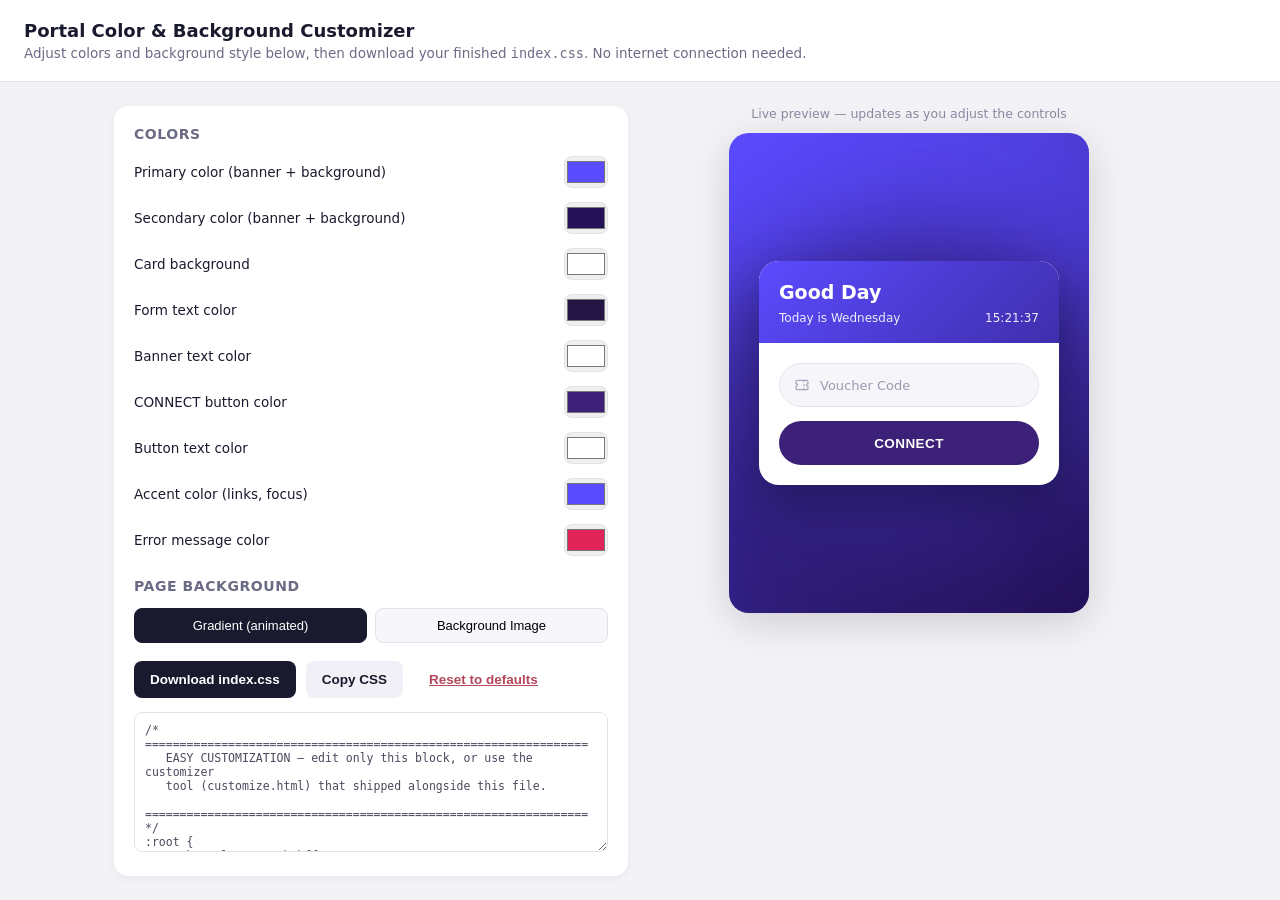
<file: customize.html>
<!DOCTYPE html>
<html lang="en">
<head>
<meta charset="utf-8" />
<meta name="viewport" content="width=device-width, initial-scale=1" />
<title>Portal Customizer</title>
<style>
    * { box-sizing: border-box; }
    body {
        margin: 0;
        font-family: system-ui, -apple-system, 'Segoe UI', Roboto, Arial, sans-serif;
        background: #f2f2f7;
        color: #1a1a2e;
    }
    header {
        padding: 20px 24px;
        background: #ffffff;
        border-bottom: 1px solid #e2e2ea;
    }
    header h1 { font-size: 18px; margin: 0 0 4px; }
    header p { font-size: 13.5px; color: #6b6b85; margin: 0; }

    .layout {
        display: flex;
        flex-wrap: wrap;
        gap: 24px;
        padding: 24px;
        max-width: 1100px;
        margin: 0 auto;
    }
    .panel {
        flex: 1 1 340px;
        background: #ffffff;
        border-radius: 14px;
        padding: 20px;
        box-shadow: 0 2px 10px rgba(0,0,0,0.05);
    }
    .panel h2 { font-size: 14px; margin: 0 0 14px; text-transform: uppercase; letter-spacing: 0.04em; color: #6b6b85; }

    .row {
        display: flex;
        align-items: center;
        justify-content: space-between;
        gap: 12px;
        margin-bottom: 14px;
    }
    .row label { font-size: 13.5px; }
    .row input[type="color"] {
        width: 44px; height: 32px; border: 1px solid #e2e2ea; border-radius: 8px; padding: 0; cursor: pointer;
    }
    .row input[type="text"] {
        flex: 1;
        max-width: 160px;
        padding: 7px 10px;
        border: 1px solid #e2e2ea;
        border-radius: 8px;
        font-size: 13px;
    }

    .mode-toggle { display: flex; gap: 8px; margin-bottom: 16px; }
    .mode-toggle button {
        flex: 1;
        padding: 9px 10px;
        border-radius: 8px;
        border: 1px solid #e2e2ea;
        background: #f7f7fb;
        font-size: 13px;
        cursor: pointer;
        font-weight: 500;
    }
    .mode-toggle button.active { background: #1a1a2e; color: #fff; border-color: #1a1a2e; }

    #image-controls { display: none; margin-top: 8px; }
    #image-controls .hint { font-size: 12px; color: #8a8aa3; margin-top: 6px; line-height: 1.5; }
    #image-controls input[type="file"] { font-size: 12.5px; margin-bottom: 8px; }
    #image-controls input[type="text"] { width: 100%; max-width: none; margin-top: 6px; }

    .actions { margin-top: 18px; display: flex; gap: 10px; flex-wrap: wrap; }
    .actions button {
        padding: 11px 16px;
        border-radius: 8px;
        border: none;
        font-size: 13.5px;
        font-weight: 600;
        cursor: pointer;
    }
    #download-btn { background: #1a1a2e; color: #fff; }
    #copy-btn { background: #f0f0f6; color: #1a1a2e; }
    #reset-btn { background: transparent; color: #b3475c; text-decoration: underline; }

    #css-output {
        width: 100%;
        height: 140px;
        margin-top: 14px;
        font-family: ui-monospace, Menlo, Consolas, monospace;
        font-size: 11.5px;
        padding: 10px;
        border-radius: 8px;
        border: 1px solid #e2e2ea;
        resize: vertical;
        color: #4a4a5e;
    }

    /* --- Live preview column --- */
    .preview-col {
        flex: 1 1 340px;
        display: flex;
        flex-direction: column;
        align-items: center;
    }
    .preview-note { font-size: 12.5px; color: #8a8aa3; margin-bottom: 12px; text-align: center; }

    .cz-stage {
        width: 100%;
        max-width: 360px;
        min-height: 480px;
        border-radius: 20px;
        position: relative;
        overflow: hidden;
        display: flex;
        align-items: center;
        justify-content: center;
        padding: 24px;
        box-shadow: 0 10px 40px rgba(0,0,0,0.15);
    }
    .cz-page-bg {
        position: absolute; inset: 0; z-index: 0; overflow: hidden;
        background: linear-gradient(135deg, var(--bg-color-1) 0%, var(--bg-color-2) 100%);
        background-size: cover;
        background-position: center;
    }
    .cz-page-bg.is-gradient::before,
    .cz-page-bg.is-gradient::after {
        content: ""; position: absolute; width: 70vmax; height: 70vmax; max-width: 500px; max-height: 500px;
        border-radius: 50%; filter: blur(50px); opacity: 0.55;
    }
    .cz-page-bg.is-gradient::before { background: var(--bg-color-1); top: -20%; left: -15%; animation: czBlobA 22s ease-in-out infinite; }
    .cz-page-bg.is-gradient::after  { background: var(--bg-color-2); bottom: -25%; right: -20%; animation: czBlobB 26s ease-in-out infinite; }
    @keyframes czBlobA { 0%,100% { transform: translate(0,0) scale(1); } 50% { transform: translate(8%,6%) scale(1.1); } }
    @keyframes czBlobB { 0%,100% { transform: translate(0,0) scale(1); } 50% { transform: translate(-7%,-8%) scale(1.12); } }

    .cz-card {
        position: relative; z-index: 1;
        width: 100%; max-width: 300px;
        background: var(--card-bg);
        border-radius: 20px;
        overflow: hidden;
        box-shadow: 0 20px 50px rgba(0,0,0,0.3);
    }
    .cz-banner {
        padding: 20px 20px 18px;
        background: linear-gradient(135deg, var(--bg-color-1) 0%, var(--bg-color-2) 100%);
        background-size: 200% 200%;
        animation: czBannerDrift 16s ease-in-out infinite;
        color: var(--heading-color);
    }
    @keyframes czBannerDrift { 0%,100% { background-position: 0% 50%; } 50% { background-position: 100% 50%; } }
    .cz-greeting { font-size: 19px; font-weight: 700; margin-bottom: 8px; }
    .cz-sub-row { display: flex; justify-content: space-between; font-size: 12px; opacity: 0.9; }

    .cz-form { padding: 20px; color: var(--text-color); }
    .cz-field {
        position: relative; display: flex; align-items: center;
        height: 44px; border-radius: 999px; background: #f5f5fa;
        border: 1px solid #e4e4ef; margin-bottom: 14px;
    }
    .cz-field svg { position: absolute; left: 14px; top: 50%; transform: translateY(-50%); color: #a3a3ba; }
    .cz-field-text { padding-left: 40px; font-size: 13px; color: #9a9ab2; }
    .cz-button {
        width: 100%; height: 44px; border: none; border-radius: 999px;
        background: var(--button-color); color: var(--button-text-color);
        font-weight: 600; font-size: 13.5px; letter-spacing: 0.03em; cursor: default;
    }
</style>
</head>
<body>

<header>
    <h1>Portal Color &amp; Background Customizer</h1>
    <p>Adjust colors and background style below, then download your finished <code>index.css</code>. No internet connection needed.</p>
</header>

<div class="layout">

    <div class="panel">
        <h2>Colors</h2>

        <div class="row">
            <label for="c-bg1">Primary color (banner + background)</label>
            <input type="color" id="c-bg1" value="#5b4bff">
        </div>
        <div class="row">
            <label for="c-bg2">Secondary color (banner + background)</label>
            <input type="color" id="c-bg2" value="#241259">
        </div>
        <div class="row">
            <label for="c-card">Card background</label>
            <input type="color" id="c-card" value="#ffffff">
        </div>
        <div class="row">
            <label for="c-text">Form text color</label>
            <input type="color" id="c-text" value="#241443">
        </div>
        <div class="row">
            <label for="c-heading">Banner text color</label>
            <input type="color" id="c-heading" value="#ffffff">
        </div>
        <div class="row">
            <label for="c-button">CONNECT button color</label>
            <input type="color" id="c-button" value="#3d2178">
        </div>
        <div class="row">
            <label for="c-buttontext">Button text color</label>
            <input type="color" id="c-buttontext" value="#ffffff">
        </div>
        <div class="row">
            <label for="c-accent">Accent color (links, focus)</label>
            <input type="color" id="c-accent" value="#5b4bff">
        </div>
        <div class="row">
            <label for="c-error">Error message color</label>
            <input type="color" id="c-error" value="#e0245a">
        </div>

        <h2 style="margin-top:22px;">Page Background</h2>
        <div class="mode-toggle">
            <button type="button" id="mode-gradient" class="active">Gradient (animated)</button>
            <button type="button" id="mode-image">Background Image</button>
        </div>

        <div id="image-controls">
            <input type="file" id="bg-image-file" accept="image/*">
            <label for="bg-filename" style="font-size:12.5px; display:block; margin-bottom:4px;">Filename to reference in CSS:</label>
            <input type="text" id="bg-filename" value="background.jpg">
            <div class="hint">
                This preview uses the image you pick, but the downloaded CSS only
                references it by filename. You must copy that same image file into
                your portal folder (same name as above) alongside index.html.
            </div>
        </div>

        <div class="actions">
            <button id="download-btn">Download index.css</button>
            <button id="copy-btn">Copy CSS</button>
            <button id="reset-btn">Reset to defaults</button>
        </div>

        <textarea id="css-output" readonly></textarea>
    </div>

    <div class="preview-col">
        <div class="preview-note">Live preview — updates as you adjust the controls</div>
        <div class="cz-stage">
            <div class="cz-page-bg is-gradient" id="cz-page-bg"></div>
            <div class="cz-card">
                <div class="cz-banner">
                    <div class="cz-greeting">Good Day</div>
                    <div class="cz-sub-row">
                        <span>Today is Wednesday</span>
                        <span>15:21:37</span>
                    </div>
                </div>
                <div class="cz-form">
                    <div class="cz-field">
                        <svg viewBox="0 0 24 24" width="16" height="16" fill="none" stroke="currentColor" stroke-width="1.8" stroke-linecap="round" stroke-linejoin="round"><path d="M15 5v2M15 11v2M15 17v2"/><path d="M5 5h14a2 2 0 0 1 2 2v3a2 2 0 0 0 0 4v3a2 2 0 0 1-2 2H5a2 2 0 0 1-2-2v-3a2 2 0 0 0 0-4V7a2 2 0 0 1 2-2z"/></svg>
                        <span class="cz-field-text">Voucher Code</span>
                    </div>
                    <button class="cz-button">CONNECT</button>
                </div>
            </div>
        </div>
    </div>

</div>

<script>
    const ids = ['c-bg1','c-bg2','c-card','c-text','c-heading','c-button','c-buttontext','c-accent','c-error'];
    const varNames = {
        'c-bg1': '--bg-color-1', 'c-bg2': '--bg-color-2', 'c-card': '--card-bg',
        'c-text': '--text-color', 'c-heading': '--heading-color', 'c-button': '--button-color',
        'c-buttontext': '--button-text-color', 'c-accent': '--accent-color', 'c-error': '--error-color'
    };
    const defaults = {
        'c-bg1': '#5b4bff', 'c-bg2': '#241259', 'c-card': '#ffffff', 'c-text': '#241443',
        'c-heading': '#ffffff', 'c-button': '#3d2178', 'c-buttontext': '#ffffff',
        'c-accent': '#5b4bff', 'c-error': '#e0245a'
    };

    let bgMode = 'gradient'; // 'gradient' | 'image'
    let bgFilename = 'background.jpg';
    let bgPreviewUrl = null;

    const stage = document.getElementById('cz-page-bg');

    function applyPreviewVars() {
        ids.forEach(id => {
            const val = document.getElementById(id).value;
            document.documentElement.style.setProperty(varNames[id], val);
        });
        // scope vars to the preview stage specifically too
        ids.forEach(id => {
            const val = document.getElementById(id).value;
            document.querySelector('.cz-stage').style.setProperty(varNames[id], val);
        });

        if (bgMode === 'image' && bgPreviewUrl) {
            stage.classList.remove('is-gradient');
            stage.style.backgroundImage = `url('${bgPreviewUrl}')`;
            stage.style.background = `url('${bgPreviewUrl}') center / cover no-repeat`;
        } else {
            stage.classList.add('is-gradient');
            stage.style.background = '';
            stage.style.backgroundImage = '';
        }
        updateOutput();
    }

    ids.forEach(id => document.getElementById(id).addEventListener('input', applyPreviewVars));

    document.getElementById('mode-gradient').addEventListener('click', function () {
        bgMode = 'gradient';
        this.classList.add('active');
        document.getElementById('mode-image').classList.remove('active');
        document.getElementById('image-controls').style.display = 'none';
        applyPreviewVars();
    });
    document.getElementById('mode-image').addEventListener('click', function () {
        bgMode = 'image';
        this.classList.add('active');
        document.getElementById('mode-gradient').classList.remove('active');
        document.getElementById('image-controls').style.display = 'block';
        applyPreviewVars();
    });
    document.getElementById('bg-image-file').addEventListener('change', function (e) {
        const file = e.target.files[0];
        if (!file) return;
        const reader = new FileReader();
        reader.onload = function (ev) {
            bgPreviewUrl = ev.target.result;
            applyPreviewVars();
        };
        reader.readAsDataURL(file);
    });
    document.getElementById('bg-filename').addEventListener('input', function (e) {
        bgFilename = e.target.value.trim() || 'background.jpg';
        updateOutput();
    });

    document.getElementById('reset-btn').addEventListener('click', function () {
        ids.forEach(id => { document.getElementById(id).value = defaults[id]; });
        bgMode = 'gradient';
        document.getElementById('mode-gradient').classList.add('active');
        document.getElementById('mode-image').classList.remove('active');
        document.getElementById('image-controls').style.display = 'none';
        applyPreviewVars();
    });

    function generateCSS() {
        const v = {};
        ids.forEach(id => { v[id] = document.getElementById(id).value; });

        const pageBgRules = bgMode === 'image'
? `.page-bg {
    position: fixed;
    inset: 0;
    z-index: 0;
    overflow: hidden;
    pointer-events: none;
    background-image: url('${bgFilename}');
    background-size: cover;
    background-position: center;
}
.page-bg::after {
    content: "";
    position: absolute;
    inset: 0;
    background: rgba(10, 5, 25, 0.35);
}`
: `.page-bg {
    position: fixed;
    inset: 0;
    z-index: 0;
    overflow: hidden;
    pointer-events: none;
    background: linear-gradient(135deg, var(--bg-color-1) 0%, var(--bg-color-2) 100%);
}
.page-bg::before,
.page-bg::after {
    content: "";
    position: absolute;
    width: 70vmax;
    height: 70vmax;
    border-radius: 50%;
    filter: blur(70px);
    opacity: 0.55;
    will-change: transform;
}
.page-bg::before {
    background: var(--bg-color-1);
    top: -25%;
    left: -15%;
    animation: blobDriftA 22s ease-in-out infinite;
}
.page-bg::after {
    background: var(--bg-color-2);
    bottom: -30%;
    right: -20%;
    animation: blobDriftB 26s ease-in-out infinite;
}
@keyframes blobDriftA {
    0%, 100% { transform: translate(0, 0) scale(1); }
    50%      { transform: translate(8%, 6%) scale(1.1); }
}
@keyframes blobDriftB {
    0%, 100% { transform: translate(0, 0) scale(1); }
    50%      { transform: translate(-7%, -8%) scale(1.12); }
}
@media (prefers-reduced-motion: reduce) {
    .page-bg::before, .page-bg::after { animation: none; }
}`;

        return `/* ================================================================
   EASY CUSTOMIZATION — edit only this block, or use the customizer
   tool (customize.html) that shipped alongside this file.
   ================================================================ */
:root {
    --bg-color-1: ${v['c-bg1']};
    --bg-color-2: ${v['c-bg2']};
    --card-bg: ${v['c-card']};
    --text-color: ${v['c-text']};
    --heading-color: ${v['c-heading']};
    --button-color: ${v['c-button']};
    --button-text-color: ${v['c-buttontext']};
    --accent-color: ${v['c-accent']};
    --error-color: ${v['c-error']};
}
/* ================================================================ */

* { box-sizing: border-box; margin: 0; padding: 0; }
html, body { height: 100%; }

body.portal {
    font-family: 'Poppins', system-ui, -apple-system, 'Segoe UI', Roboto, Arial, sans-serif;
    min-height: 100%;
    color: var(--text-color);
    -webkit-font-smoothing: antialiased;
}

${pageBgRules}

/* --- Layout --- */
.center-wrap {
    min-height: 100vh;
    display: flex;
    align-items: center;
    justify-content: center;
    padding: 28px;
    position: relative;
    z-index: 1;
}

.card {
    width: 100%;
    max-width: 380px;
    background: var(--card-bg);
    border-radius: 22px;
    overflow: hidden;
    box-shadow: 0 24px 60px rgba(0, 0, 0, 0.35);
}

/* --- Greeting banner (top of card) --- */
.card-banner {
    padding: 26px 24px 22px;
    background: linear-gradient(135deg, var(--bg-color-1) 0%, var(--bg-color-2) 100%);
    background-size: 200% 200%;
    animation: bannerDrift 16s ease-in-out infinite;
    color: var(--heading-color);
}
@keyframes bannerDrift {
    0%, 100% { background-position: 0% 50%; }
    50%      { background-position: 100% 50%; }
}
@media (prefers-reduced-motion: reduce) {
    .card-banner { animation: none; }
}

.greeting-text {
    font-size: 24px;
    font-weight: 700;
    letter-spacing: -0.01em;
    margin-bottom: 10px;
}
.banner-sub-row {
    display: flex;
    align-items: center;
    justify-content: space-between;
    font-size: 14px;
    opacity: 0.92;
}
.time-text { font-variant-numeric: tabular-nums; font-weight: 500; }

/* --- Form area --- */
.card-form {
    padding: 26px 24px 24px;
}

.oper-hint {
    display: none;
    color: var(--error-color);
    font-size: 13px;
    margin-bottom: 10px;
}
.oper-hint:not(:empty) { display: block; }

.oper-section-item { height: 48px; margin-bottom: 12px; }

.hotspot-section { margin-bottom: 2px; }
.select-wrap { position: relative; }
.select {
    width: 100%;
    height: 48px;
    padding: 0 40px 0 16px;
    border-radius: 999px;
    border: 1px solid #e4e4ef;
    background: #f5f5fa;
    color: var(--text-color);
    font-family: inherit;
    font-size: 14.5px;
    appearance: none;
    -webkit-appearance: none;
    cursor: pointer;
    outline: none;
    transition: border-color 0.2s ease;
}
.select:focus { border-color: var(--accent-color); }
.select-chevron {
    position: absolute;
    right: 16px;
    top: 50%;
    transform: translateY(-50%);
    color: #8a8aa3;
    pointer-events: none;
}

.field { margin-bottom: 12px; position: relative; display: flex; align-items: center; }
.field-icon {
    position: absolute;
    left: 16px;
    top: 50%;
    transform: translateY(-50%);
    color: #a3a3ba;
    display: flex;
    pointer-events: none;
}
#input-voucher .input { padding-left: 44px; }

.input,
.password {
    width: 100%;
    height: 48px;
    padding: 0 16px;
    border-radius: 999px;
    border: 1px solid #e4e4ef;
    background: #f5f5fa;
    color: var(--text-color);
    font-family: inherit;
    font-size: 14.5px;
    outline: none;
    transition: border-color 0.2s ease, background 0.2s ease;
}
.input::placeholder { color: #9a9ab2; }
.input:focus, .password:focus {
    border-color: var(--accent-color);
    background: #ffffff;
}

.phone-field { display: flex; align-items: center; gap: 8px; }
.add {
    height: 48px;
    width: 40px;
    flex-shrink: 0;
    display: flex;
    align-items: center;
    justify-content: center;
    border-radius: 999px;
    background: #f5f5fa;
    border: 1px solid #e4e4ef;
    color: var(--text-color);
    font-weight: 600;
}
.country-code-input { width: 64px; flex-shrink: 0; text-align: center; padding: 0 4px; }
#phone-number { flex: 1; }

.verify-field { display: flex; align-items: center; gap: 8px; }
#verify-code { flex: 1; }
.get-code-button {
    height: 48px;
    padding: 0 16px;
    white-space: nowrap;
    border-radius: 999px;
    border: none;
    background: var(--accent-color);
    color: #fff;
    font-family: inherit;
    font-size: 13.5px;
    font-weight: 600;
    cursor: pointer;
    transition: filter 0.2s ease;
}
.get-code-button:hover { filter: brightness(1.06); }

#button-area { margin-top: 6px; }
.button {
    width: 100%;
    height: 50px;
    border: none;
    border-radius: 999px;
    background: var(--button-color);
    color: var(--button-text-color);
    font-family: inherit;
    font-size: 15.5px;
    font-weight: 600;
    letter-spacing: 0.03em;
    cursor: pointer;
    transition: transform 0.12s ease, filter 0.2s ease;
}
.button:hover { transform: translateY(-1px); filter: brightness(1.05); }
.button:active { transform: translateY(0); }

#form-auth-msg {
    display: none;
    position: fixed;
    inset: 0;
    z-index: 50;
    background: rgba(20, 12, 45, 0.55);
    padding: 5%;
    box-sizing: border-box;
    color: var(--text-color);
    font-size: 14px;
}
#form-auth-outer {
    width: 60%;
    max-height: 90vh;
    margin: 0 auto;
    background: #ffffff;
    border-radius: 16px;
    box-sizing: border-box;
    padding: 32px 5%;
    position: relative;
    overflow: auto;
}
#form-auth-close {
    position: absolute;
    right: 16px;
    top: 16px;
    width: 20px;
    height: 20px;
    cursor: pointer;
    opacity: 0.5;
}
#form-auth-title { font-size: 16px; font-weight: 700; margin-bottom: 6px; }
#form-auth-note { color: #6b6b85; margin-bottom: 12px; }
#form-auth-submit {
    display: inline-block;
    color: #fff;
    background: var(--button-color);
    height: 40px;
    line-height: 40px;
    padding: 0 22px;
    border-radius: 999px;
    text-decoration: none;
    font-weight: 600;
}
#form-auth-content .card-container { margin-bottom: 18px; }
#form-auth-content .title { font-weight: 600; margin-bottom: 10px; }
#form-auth-content .choice-outer { line-height: 30px; }
#form-auth-content .input,
#form-auth-content .combobox { width: 100%; }

@media (max-width: 640px) {
    #form-auth-outer { width: 92%; padding: 28px 5%; }
}

@media (max-width: 460px) {
    .center-wrap { padding: 18px; }
    .card { border-radius: 18px; }
    .card-banner { padding: 22px 20px 18px; }
    .card-form { padding: 22px 20px 20px; }
    .greeting-text { font-size: 21px; }
}
`;
    }

    function updateOutput() {
        document.getElementById('css-output').value = generateCSS();
    }

    document.getElementById('download-btn').addEventListener('click', function () {
        const css = generateCSS();
        const blob = new Blob([css], { type: 'text/css' });
        const url = URL.createObjectURL(blob);
        const a = document.createElement('a');
        a.href = url;
        a.download = 'index.css';
        document.body.appendChild(a);
        a.click();
        document.body.removeChild(a);
        URL.revokeObjectURL(url);
    });

    document.getElementById('copy-btn').addEventListener('click', function () {
        const output = document.getElementById('css-output');
        output.select();
        document.execCommand('copy');
        const btn = this;
        const original = btn.textContent;
        btn.textContent = 'Copied!';
        setTimeout(() => { btn.textContent = original; }, 1200);
    });

    // init
    applyPreviewVars();
</script>

</body>
</html>
</file>
